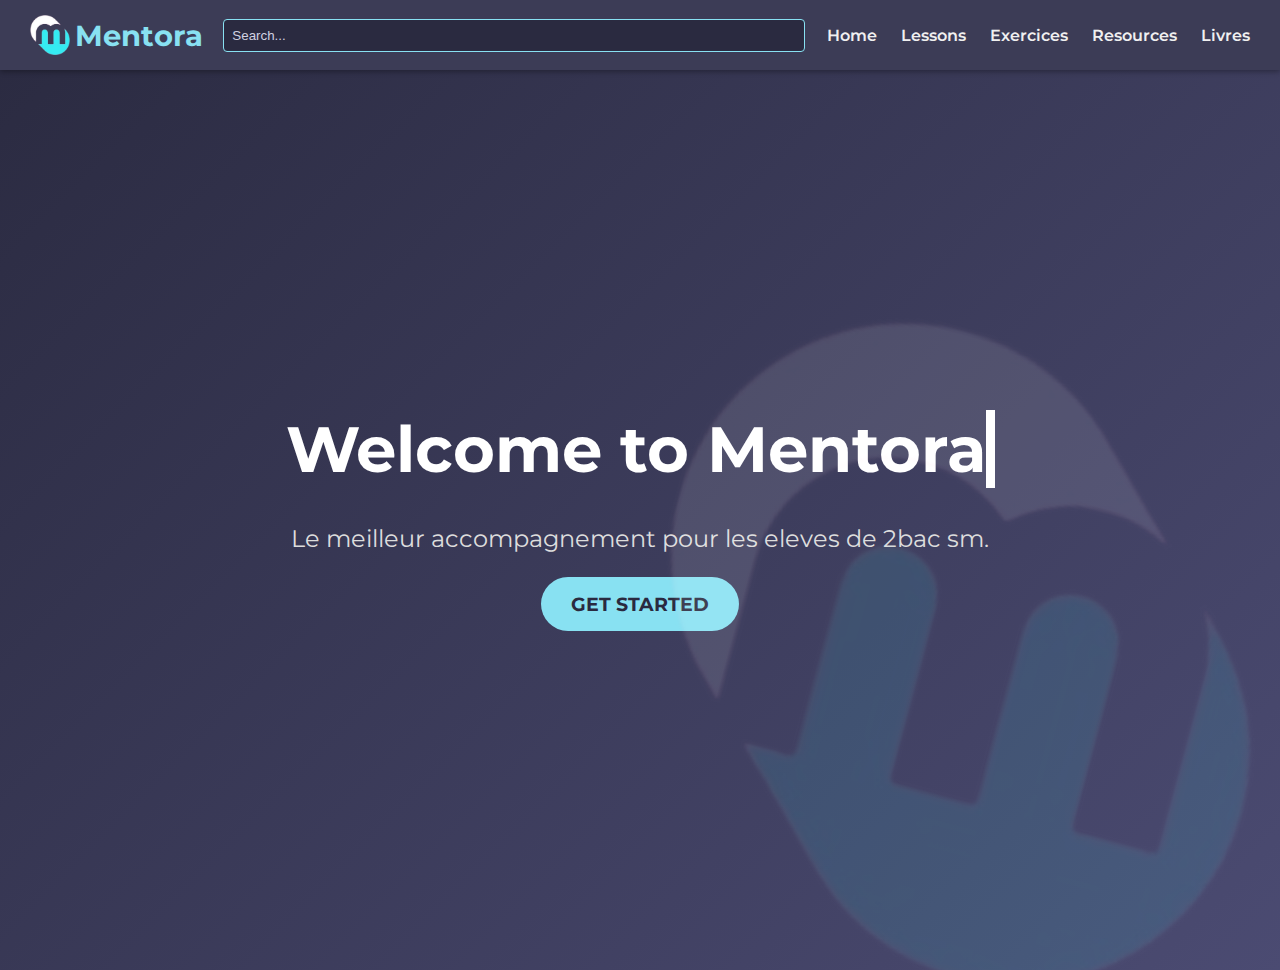
<file: index.html>
<!DOCTYPE html>
<html lang="en">
<head>
    <meta charset="UTF-8">
    <meta name="viewport" content="width=device-width, initial-scale=1.0">
    <meta property="og:title" content="Mentora">
    <meta property="og:description" content="Biblio Pour les eleves 2bac sm au maroc.">
    <meta property="og:image" content="https://media.discordapp.net/attachments/1265442511074103438/1279458142270263397/logo.png?ex=66d483c0&is=66d33240&hm=fc0e5e65ed4104ff056037ad3edbfef1f7bacaacb17da8c8276238e1e269fb77&=&format=webp&quality=lossless&width=288&height=286">
    <meta name="theme-color" content="#88e1f2">
    <title>Mentora</title>
    <link rel="icon" href="mentora.ico" type="image/x-icon">
    <link href="https://fonts.googleapis.com/css2?family=Montserrat:wght@400;600&display=swap" rel="stylesheet">
    <link rel="stylesheet" href="https://cdnjs.cloudflare.com/ajax/libs/font-awesome/6.0.0-beta3/css/all.min.css">
    <link rel="stylesheet" href="assets/styles.css">
    <style>
        /* Additional Styles */
        body {
            background: linear-gradient(135deg, #2a2a40, #4b4b72);
            animation: gradientShift 15s ease infinite;
        }

        @keyframes gradientShift {
            0% { background-position: 0% 0%; }
            50% { background-position: 100% 100%; }
            100% { background-position: 0% 0%; }
        }

        .hero {
            height: 100vh;
            display: flex;
            align-items: center;
            justify-content: center;
            text-align: center;
            position: relative;
            overflow: hidden;
        }

        .hero h1 {
            font-size: 4rem;
            color: #fff;
            margin: 0;
            animation: fadeIn 3s ease-out;
        }

        .hero p {
            font-size: 1.5rem;
            color: #ddd;
            margin-top: 20px;
            animation: fadeIn 5s ease-out;
        }

        .hero img {
            position: absolute;
            bottom: 0;
            right: 0;
            opacity: 0.1;
            width: 50%;
            transform: rotate(15deg);
            animation: slideIn 10s ease-out infinite;
        }

        @keyframes fadeIn {
            from { opacity: 0; }
            to { opacity: 1; }
        }

        @keyframes slideIn {
            from { transform: translateX(100%) rotate(15deg); }
            to { transform: translateX(0) rotate(15deg); }
        }

        .cta-button {
            background: #88e1f2;
            color: #2a2a40;
            padding: 15px 30px;
            border-radius: 50px;
            font-size: 1.2rem;
            text-transform: uppercase;
            font-weight: bold;
            text-decoration: none;
            display: inline-block;
            transition: transform 0.3s ease, background 0.3s ease;
        }

        .cta-button:hover {
            background: #2a2a40;
            color: #fff;
            transform: scale(1.05);
        }

        @keyframes fadeInUp {
            from {
                opacity: 0;
                transform: translateY(20px);
            }
            to {
                opacity: 1;
                transform: translateY(0);
            }
        }


    .typing {
    display: inline-block;
    overflow: hidden;
    white-space: nowrap;
    border-right: .15em solid #fff; /* Cursor */
    animation: typing 1.5s steps(40, end), blink .75s step-end infinite; /* Faster typing */
}

        @keyframes typing {
    from { width: 0; }
    to { width: 100%; }
}

        @keyframes blink {
    from, to { border-color: transparent; }
    50% { border-color: #fff; }
}

    </style>
</head>
<body>
    <header>
        <img src="logo.png" alt="Mentora Logo" class="logo">
        <h1>Mentora</h1>
        <div class="search-bar">
            <input type="text" id="searchInput" placeholder="Search...">
        </div>
        <nav>
            <a href="index.html">Home</a>
            <a href="lessons.html">Lessons</a>
            <a href="exos.html">Exercices</a>
            <a href="ressources.html">Resources</a>
            <a href="book.html">Livres</a>
        </nav>
    </header>

    <div class="hero">
        <div>
            <h1><span class="typing">Welcome to Mentora</span></h1>
            <p>Le meilleur accompagnement pour les eleves de 2bac sm.</p>
            <a href="https://mentora-maths.github.io/index.html" class="cta-button">Get Started</a>
        </div>
        <img src="logo.png" alt="Hero Background">
    </div>
    
    <footer id="footer">
        <p>&copy; 2024 Mentora. All rights reserved.</p>
        <div class="social-icons">
            <a href="https://www.facebook.com/profile.php?id=61561806344301" title="Facebook"><i class="fab fa-facebook-f"></i></a>
            <a href="https://whatsapp.com/channel/0029Vao4kgtGehEDs29iSD0V" title="Whatsapp"><i class="fab fa-whatsapp"></i></a>
            <a href="#" title="Instagram"><i class="fab fa-instagram"></i></a>
        </div>
    </footer>

    <script>
        document.getElementById('searchInput').addEventListener('input', function() {
            const query = this.value.toLowerCase();
            const lessons = document.querySelectorAll('.lesson-card');
            lessons.forEach(lesson => {
                const title = lesson.querySelector('h3').textContent.toLowerCase();
                const description = lesson.querySelector('p').textContent.toLowerCase();
                if (title.includes(query) || description.includes(query)) {
                    lesson.style.display = '';
                } else {
                    lesson.style.display = 'none';
                }
            });
        });

        window.addEventListener('scroll', function() {
            const footer = document.getElementById('footer');
            if (window.innerHeight + window.scrollY >= document.body.offsetHeight - 10) {
                footer.classList.add('visible');
            } else {
                footer.classList.remove('visible');
            }
        });

        document.querySelector('.menu-toggle').addEventListener('click', () => {
            document.querySelector('.sidebar').classList.toggle('active');
        });
    </script>
</body>
</html>
</file>
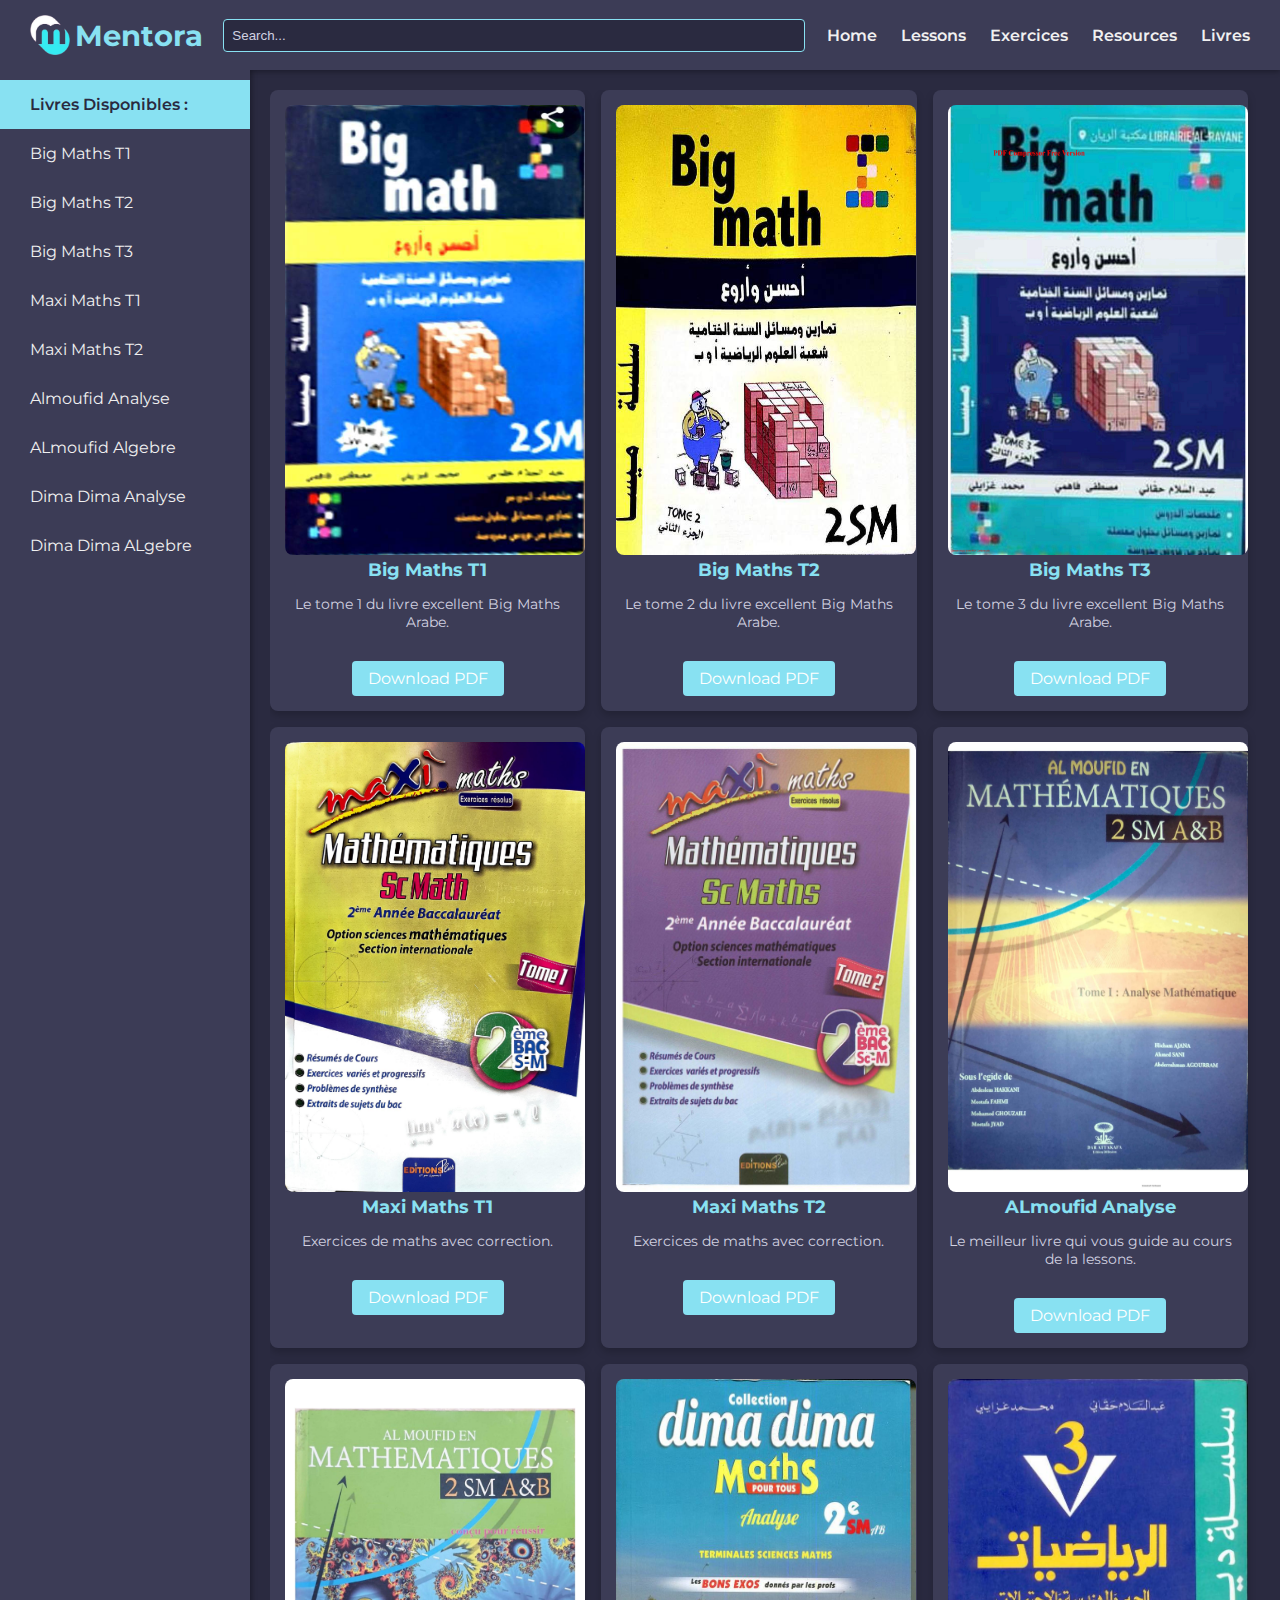
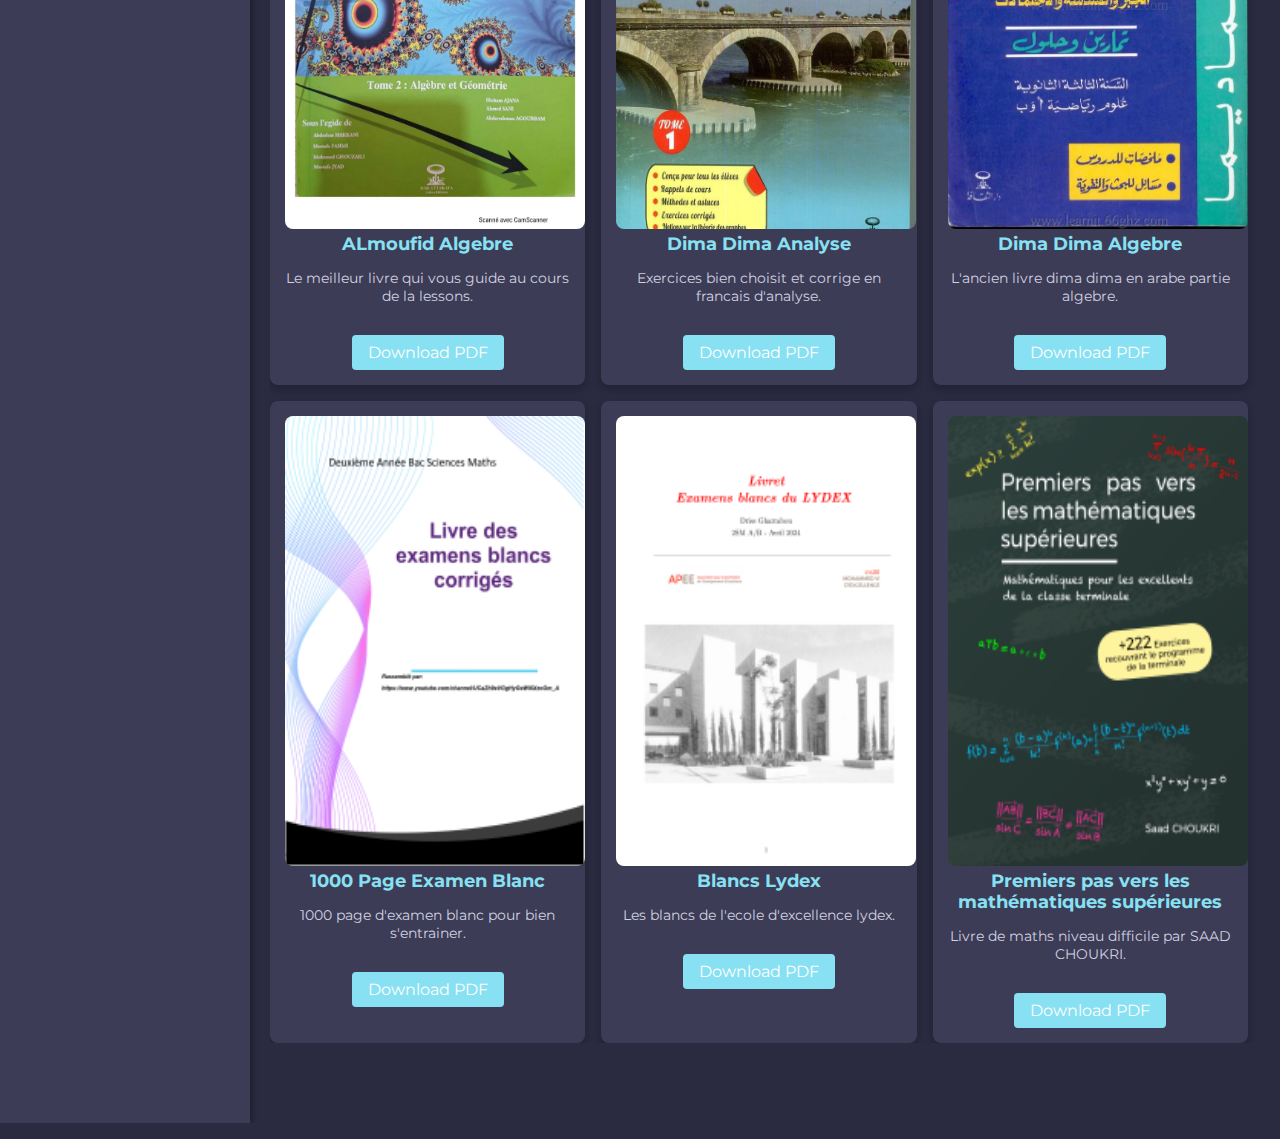
<file: book.html>
<!DOCTYPE html>
<html lang="en">
<head>
    <meta charset="UTF-8">
    <meta name="viewport" content="width=device-width, initial-scale=1.0">
    <meta property="og:title" content="Mentora | Livres">
    <meta property="og:description" content="Tous les livres de la 2 bac sm pdf, une riche biblio pour aider les eleves.">
    <meta property="og:image" content="https://media.discordapp.net/attachments/1265442511074103438/1279458142270263397/logo.png?ex=66d483c0&is=66d33240&hm=fc0e5e65ed4104ff056037ad3edbfef1f7bacaacb17da8c8276238e1e269fb77&=&format=webp&quality=lossless&width=288&height=286">
    <meta name="theme-color" content="#88e1f2">
    <title>Mentora</title>
    <link rel="icon" href="mentora.ico" type="image/x-icon">
    <link href="https://fonts.googleapis.com/css2?family=Montserrat:wght@400;600&display=swap" rel="stylesheet">
    <link rel="stylesheet" href="https://cdnjs.cloudflare.com/ajax/libs/font-awesome/6.0.0-beta3/css/all.min.css">
    <link rel="stylesheet" href="assets/styles.css">
    <style>
        .container-wrapper {
            display: flex;
            margin: 1rem;
            flex: 1;
            overflow: hidden;
            margin-top: 0;
            margin-left: 0;
        }
        .container {
            flex: 1;
            display: flex;
            flex-wrap: wrap;
            gap: 1rem;
            justify-content: flex-start;
            margin-top: 20px; /* Space from top bar */
            margin-left: 20px;
            margin-bottom: 80px;
        }

        .card {
            background-color: #3c3c56;
            border-radius: 8px;
            padding: 15px;
            transition: transform 0.3s, background-color 0.3s;
            width: calc(33.333% - 1rem); /* Adjusted for fit */
            box-shadow: 0 4px 8px rgba(0, 0, 0, 0.2);
            box-sizing: border-box;
        }

        .card:hover {
            transform: translateY(-5px);
            background-color: #4b4b72;
        }

        .card img {
            width: 100%;
            height: auto;
            border-radius: 8px;
        }

        .card-content {
            text-align: center;
        }

        .card-content h2 {
            margin-top: 0;
            font-size: 1.1rem;
            color: #88e1f2;
        }

        .card-content p {
            font-size: 0.9rem;
            color: #d1d1e0;
        }

        .btn {
            display: inline-block;
            padding: 0.5rem 1rem;
            font-size: 1rem;
            color: #fff;
            background: #88e1f2;
            border: none;
            border-radius: 4px;
            text-decoration: none;
            text-align: center;
            transition: background 0.3s;
            margin-top: 1rem;
        }

        .btn:hover {
            background: #66c0e0;
        }

        /* Responsive Design */
        @media (max-width: 1024px) {
            .card {
                width: calc(50% - 1rem); /* 2 cards per row */
            }
        }

        @media (max-width: 768px) {
            .card {
                width: calc(50% - 1rem); /* 2 cards per row */
            }
        }

        @media (max-width: 480px) {
            .card {
                width: 100%; /* 1 card per row */
            }

            .container-wrapper {
                flex-direction: column;
                margin: 0;
            }

            .sidebar {
                width: 100%;
                box-shadow: none;
                margin-bottom: 1rem;
            }

            header {
                flex-direction: column;
                align-items: flex-start;
            }

            header h1 {
                font-size: 1.2em;
            }

            nav {
                display: flex;
                flex-wrap: wrap;
                justify-content: space-between;
                width: 100%;
            }

            .search-bar {
                margin: 0;
                width: 100%;
            }

            .menu-toggle {
                display: block;
                background-color: #3c3c56;
                color: #f0f0f0;
                border: none;
                padding: 10px;
                cursor: pointer;
                font-size: 1.2em;
            }

            .menu-toggle:focus {
                outline: none;
            }

            .container {
                flex-direction: column;
            }

            .content {
                padding: 20px;
            }
        }
    </style>
</head>
<body>
    <header>
        <img src="logo.png" alt="Mentora Logo" class="logo">
        <h1>Mentora</h1>
        <div class="search-bar">
            <input type="text" id="searchInput" placeholder="Search...">
        </div>
        <nav>
            <a href="index.html">Home</a>
            <a href="lessons.html">Lessons</a>
            <a href="exos.html">Exercices</a>
            <a href="ressources.html">Resources</a>
            <a href="book.html">Livres</a>
        </nav>
    </header>

    <div class="container-wrapper">
        <div class="sidebar">
            <a class="active">Livres Disponibles :</a>
            <a>Big Maths T1</a>
            <a>Big Maths T2</a>
            <a>Big Maths T3</a>
            <a>Maxi Maths T1</a>
            <a>Maxi Maths T2</a>
            <a>Almoufid Analyse</a>
            <a>ALmoufid Algebre</a>
            <a>Dima Dima Analyse</a>
            <a>Dima Dima ALgebre</a>
        </div>

        <div class="container">
            <div class="card">
                <img src="pics/BIG1.jpg" alt="Lesson Cover" style="width: 300px; height: 450px;">
                <div class="card-content">
                    <h2>Big Maths T1</h2>
                    <p>Le tome 1 du livre excellent Big Maths Arabe.</p>
                    <a href="https://drive.google.com/file/d/1BAfOhOT-3c8YTjiRA1KIUyQVhG0RUfxs/view?usp=drive_link" class="btn" download>Download PDF</a>
                </div>
            </div>
            <div class="card">
                <img src="pics/BIG2.jpg" alt="Lesson Cover" style="width: 300px; height: 450px;">
                <div class="card-content">
                    <h2>Big Maths T2</h2>
                    <p>Le tome 2 du livre excellent Big Maths Arabe.</p>
                    <a href="https://drive.google.com/file/d/1yqLqadkITOFnUN3rTQZt9SgKnmjRA2F6/view?usp=drive_link" class="btn" download>Download PDF</a>
                </div>
            </div>

            <div class="card">
                <img src="pics/BIG3.jpg" alt="Lesson Cover" style="width: 300px; height: 450px;">
                <div class="card-content">
                    <h2>Big Maths T3</h2>
                    <p>Le tome 3 du livre excellent Big Maths Arabe.</p>
                    <a href="https://drive.google.com/file/d/1mTPB9FpUKwSp6cdVA33DaVtiwiLk_iBB/view?usp=drive_link" class="btn" download>Download PDF</a>
                </div>
            </div>

            <div class="card">
                <img src="pics/MaxiT1.jpg" alt="Lesson Cover" style="width: 300px; height: 450px;">
                <div class="card-content">
                    <h2>Maxi Maths T1</h2>
                    <p>Exercices de maths avec correction.</p>
                    <a href="https://drive.google.com/file/d/1BAfOhOT-3c8YTjiRA1KIUyQVhG0RUfxs/view?usp=drive_link" class="btn" download>Download PDF</a>
                </div>
            </div>

            <div class="card">
                <img src="pics/MaxiT2.jpg" alt="Lesson Cover" style="width: 300px; height: 450px;">
                <div class="card-content">
                    <h2>Maxi Maths T2</h2>
                    <p>Exercices de maths avec correction.</p>
                    <a href="https://drive.google.com/file/d/1BAfOhOT-3c8YTjiRA1KIUyQVhG0RUfxs/view?usp=drive_link" class="btn" download>Download PDF</a>
                </div>
            </div>

            <div class="card">
                <img src="pics/Almoufid1.jpg" alt="Lesson Cover" style="width: 300px; height: 450px;">
                <div class="card-content">
                    <h2>ALmoufid Analyse</h2>
                    <p>Le meilleur livre qui vous guide au cours de la lessons.</p>
                    <a href="https://drive.google.com/file/d/1AojYfpgCPY2tckaXSczsy46muAh3AaYt/view?usp=drive_link" class="btn" download>Download PDF</a>
                </div>
            </div>

            <div class="card">
                <img src="pics/Almoufid2.jpg" alt="Lesson Cover" style="width: 300px; height: 450px;">
                <div class="card-content">
                    <h2>ALmoufid Algebre</h2>
                    <p>Le meilleur livre qui vous guide au cours de la lessons.</p>
                    <a href="https://drive.google.com/file/d/1kAw4uNeSUk7xEWxq1vprkrZTgu5YSnI-/view?usp=drive_link" class="btn" download>Download PDF</a>
                </div>
            </div>

            <div class="card">
                <img src="pics/DIMA1.jpg" alt="Lesson Cover" style="width: 300px; height: 450px;">
                <div class="card-content">
                    <h2>Dima Dima Analyse</h2>
                    <p>Exercices bien choisit et corrige en francais d'analyse.</p>
                    <a href="https://drive.google.com/file/d/1ibmaei3lN-aCG1KX4J8ACryTZIXxIuyz/view?usp=drive_link" class="btn" download>Download PDF</a>
                </div>
            </div>

            <div class="card">
                <img src="pics/DIMA2.jpg" alt="Lesson Cover" style="width: 300px; height: 450px;">
                <div class="card-content">
                    <h2>Dima Dima Algebre</h2>
                    <p>L'ancien livre dima dima en arabe partie algebre.</p>
                    <a href="https://drive.google.com/file/d/1wTFBMbpNJshQ-4UeTfWJ8Kb7fQqKC0lL/view?usp=drive_link" class="btn" download>Download PDF</a>
                </div>
            </div>

            <div class="card">
                <img src="pics/Examen.png" alt="Lesson Cover" style="width: 300px; height: 450px;">
                <div class="card-content">
                    <h2>1000 Page Examen Blanc</h2>
                    <p>1000 page d'examen blanc pour bien s'entrainer.</p>
                    <a href="https://drive.google.com/file/d/1cWN0ZoB33lf-k4IKjmCV2SZiGV9yWYMv/view" class="btn" download>Download PDF</a>
                </div>
            </div>

            <div class="card">
                <img src="pics/Lydex.png" alt="Lesson Cover" style="width: 300px; height: 450px;">
                <div class="card-content">
                    <h2>Blancs Lydex</h2>
                    <p>Les blancs de l'ecole d'excellence lydex.</p>
                    <a href="https://drive.google.com/file/d/1F8y62KpMb2tnnVbFWUk-gnrJ3pIJ7J5p/view?usp=drive_link" class="btn" download>Download PDF</a>
                </div>
            </div>

            <div class="card">
                <img src="pics/SUp.png" alt="Lesson Cover" style="width: 300px; height: 450px;">
                <div class="card-content">
                    <h2>Premiers pas vers les mathématiques supérieures</h2>
                    <p>Livre de maths niveau difficile par SAAD CHOUKRI.</p>
                    <a href="https://drive.google.com/file/d/1MaXJtlUgsHVdQ6QKUgzwPcGoIvXaK-Eh/view?usp=sharing" class="btn" download>Download PDF</a>
                </div>
            </div>

        </div>
    </div>

    <footer id="footer">
        <p>&copy; 2024 Mentora. All rights reserved.</p>
        <div class="social-icons">
            <a href="https://www.facebook.com/profile.php?id=61561806344301" title="Facebook"><i class="fab fa-facebook-f"></i></a>
            <a href="https://whatsapp.com/channel/0029Vao4kgtGehEDs29iSD0V" title="Whatsapp"><i class="fab fa-whatsapp"></i></a>
            <a href="#" title="Instagram"><i class="fab fa-instagram"></i></a>
        </div>
    </footer>

    <script>
        document.getElementById('searchInput').addEventListener('input', function() {
            const query = this.value.toLowerCase();
            const lessons = document.querySelectorAll('.card');
            lessons.forEach(lesson => {
                const title = lesson.querySelector('h2').textContent.toLowerCase();
                const description = lesson.querySelector('p').textContent.toLowerCase();
                if (title.includes(query) || description.includes(query)) {
                    lesson.style.display = '';
                } else {
                    lesson.style.display = 'none';
                }
            });
        });

        window.addEventListener('scroll', function() {
            const footer = document.getElementById('footer');
            if (window.innerHeight + window.scrollY >= document.body.offsetHeight - 10) {
                footer.classList.add('visible');
            } else {
                footer.classList.remove('visible');
            }
        });
    </script>
</body>
</html>
</file>
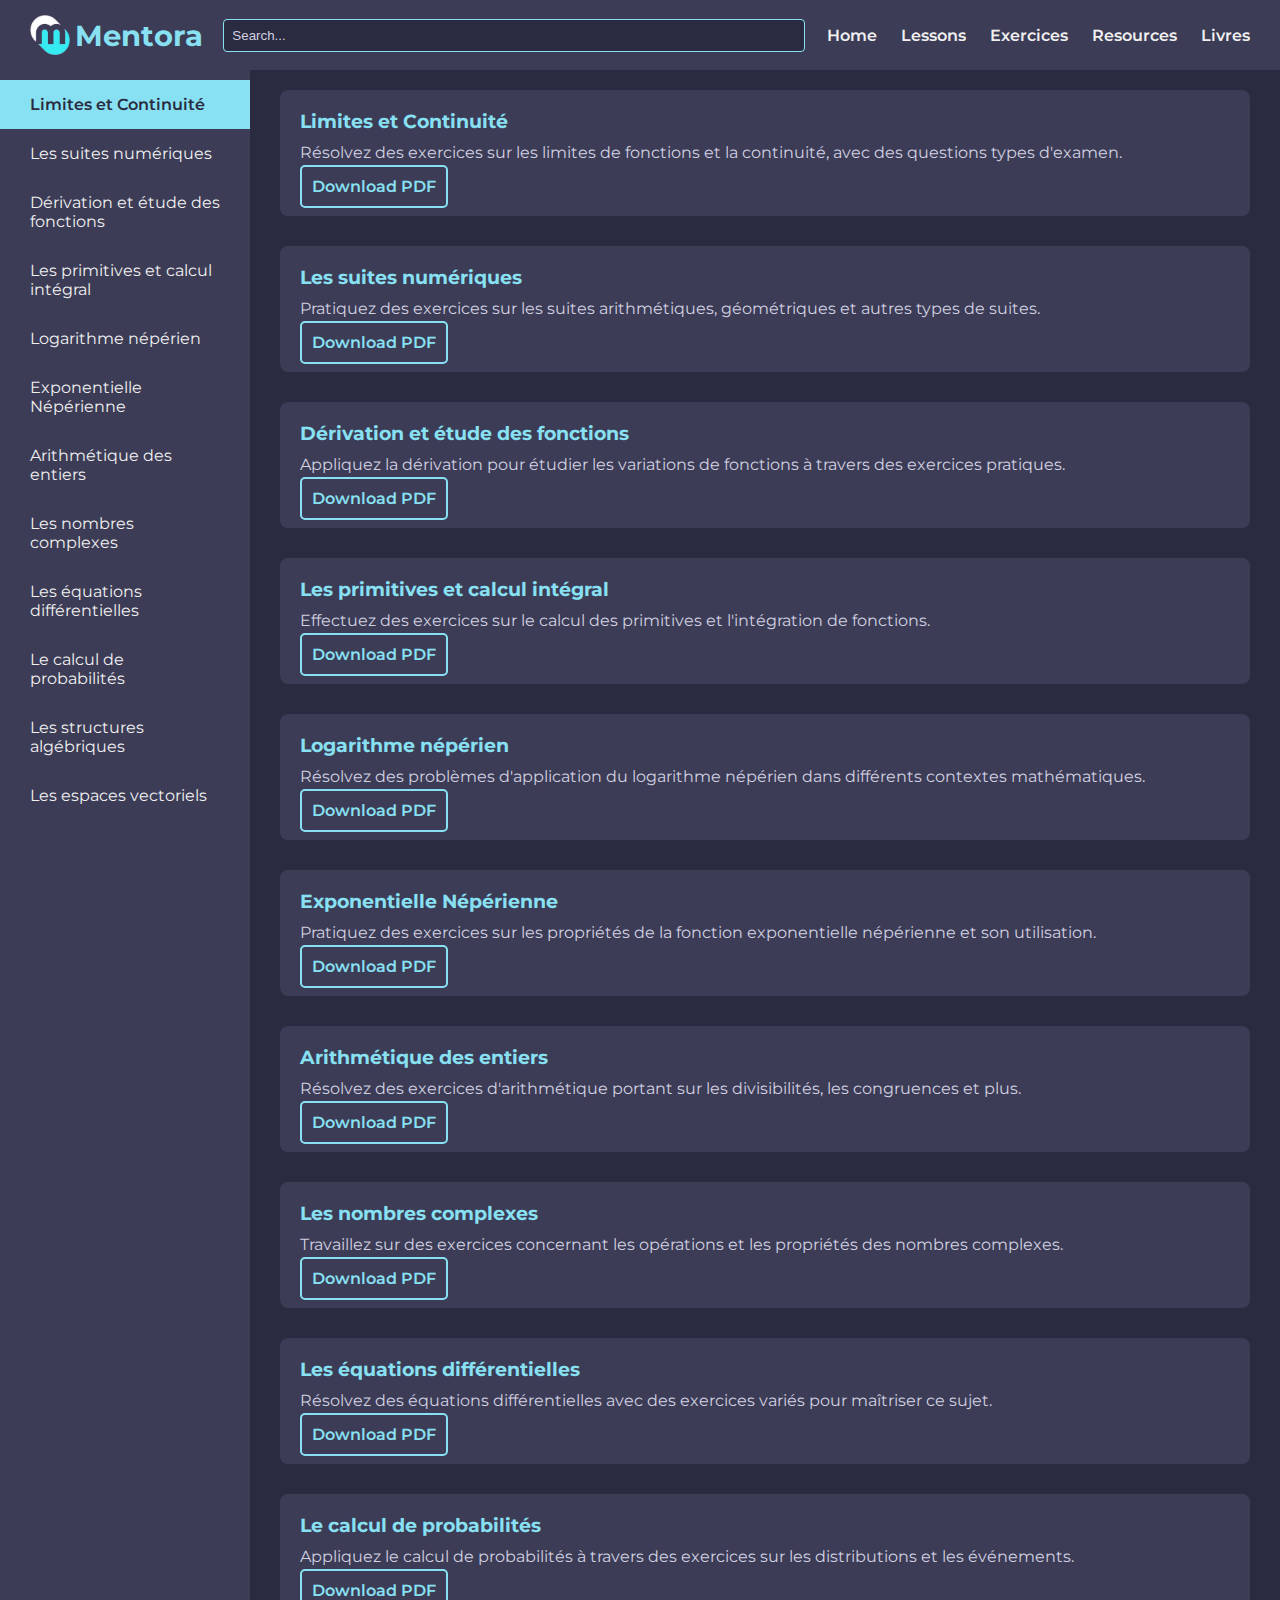
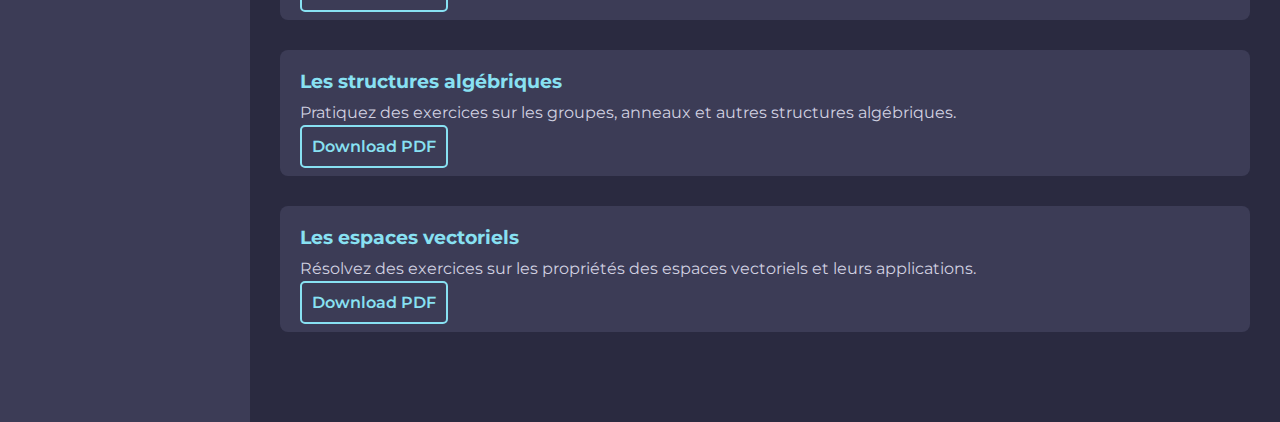
<file: exos.html>
<!DOCTYPE html>
<html lang="en">
<head>
    <meta charset="UTF-8">
    <meta name="viewport" content="width=device-width, initial-scale=1.0">
    <meta property="og:title" content="Mentora">
    <meta property="og:description" content="Biblio Pour les eleves 2bac sm au maroc.">
    <meta property="og:image" content="https://media.discordapp.net/attachments/1265442511074103438/1279458142270263397/logo.png?ex=66d483c0&is=66d33240&hm=fc0e5e65ed4104ff056037ad3edbfef1f7bacaacb17da8c8276238e1e269fb77&=&format=webp&quality=lossless&width=288&height=286">
    <meta name="viewport" content="width=device-width, initial-scale=1.0">
    <meta name="theme-color" content="#88e1f2">
    <title>Mentora</title>
    <link rel="icon" href="mentora.ico" type="image/x-icon">
    <link href="https://fonts.googleapis.com/css2?family=Montserrat:wght@400;600&display=swap" rel="stylesheet">
    <link rel="stylesheet" href="https://cdnjs.cloudflare.com/ajax/libs/font-awesome/6.0.0-beta3/css/all.min.css">
    <link rel="stylesheet" href="assets/styles.css">
</head>
<body>
    <header>
        <img src="logo.png" alt="Mentora Logo" class="logo">
        <h1>Mentora</h1>
        <div class="search-bar">
            <input type="text" id="searchInput" placeholder="Search...">
        </div>
        <nav>
            <a href="index.html">Home</a>
            <a href="lessons.html">Lessons</a>
            <a href="exos.html">Exercices</a>
            <a href="ressources.html">Resources</a>
            <a href="book.html">Livres</a>
        </nav>
    </header>
    <div class="container">
        <div class="sidebar">
            <a href="#lesson1" class="active">Limites et Continuité</a>
            <a href="#lesson2">Les suites numériques</a>
            <a href="#lesson3">Dérivation et étude des fonctions</a>
            <a href="#lesson4">Les primitives et calcul intégral</a>
            <a href="#lesson5">Logarithme népérien</a>
            <a href="#lesson6">Exponentielle Népérienne</a>
            <a href="#lesson7">Arithmétique des entiers</a>
            <a href="#lesson8">Les nombres complexes</a>
            <a href="#lesson9">Les équations différentielles</a>
            <a href="#lesson10">Le calcul de probabilités</a>
            <a href="#lesson11">Les structures algébriques</a>
            <a href="#lesson12">Les espaces vectoriels</a>
            <!-- Add more lessons as needed -->
        </div>
        <div class="content">
            <section id="lesson1" class="lesson-card">
                <h3>Limites et Continuité</h3>
                <p>Résolvez des exercices sur les limites de fonctions et la continuité, avec des questions types d'examen.</p>
                <a href="https://drive.google.com/drive/folders/11sW8BMVPfm8tZhhxocLzgx121LZcNxG0?usp=drive_link">Download PDF</a>
            </section>
            <section id="lesson2" class="lesson-card">
                <h3>Les suites numériques</h3>
                <p>Pratiquez des exercices sur les suites arithmétiques, géométriques et autres types de suites.</p>
                <a href="https://drive.google.com/drive/folders/1vZRN3aNkoPwvVqI2v-9D2EfXzpSbqEXJ?usp=drive_link">Download PDF</a>
            </section>
            <section id="lesson3" class="lesson-card">
                <h3>Dérivation et étude des fonctions</h3>
                <p>Appliquez la dérivation pour étudier les variations de fonctions à travers des exercices pratiques.</p>
                <a href="https://drive.google.com/drive/folders/1oFiHrlae1WMBpcActesNpbYvmCYfx5qT?usp=drive_link">Download PDF</a>
            </section>
            <section id="lesson4" class="lesson-card">
                <h3>Les primitives et calcul intégral</h3>
                <p>Effectuez des exercices sur le calcul des primitives et l'intégration de fonctions.</p>
                <a href="https://drive.google.com/drive/folders/1T2RTsJc0VJaitgj38co8wZ8HsCzOnfMQ?usp=drive_link">Download PDF</a>
            </section>
            <section id="lesson5" class="lesson-card">
                <h3>Logarithme népérien</h3>
                <p>Résolvez des problèmes d'application du logarithme népérien dans différents contextes mathématiques.</p>
                <a href="https://drive.google.com/drive/folders/1rf46Ryg7ilDmVx4oOfEZVSRdZEeF1F31?usp=drive_link">Download PDF</a>
            </section>
            <section id="lesson6" class="lesson-card">
                <h3>Exponentielle Népérienne</h3>
                <p>Pratiquez des exercices sur les propriétés de la fonction exponentielle népérienne et son utilisation.</p>
                <a href="https://drive.google.com/drive/folders/1La04d18qg-_c0yhzzSMg3vIhfnj9E0uM?usp=drive_link">Download PDF</a>
            </section>
            <section id="lesson7" class="lesson-card">
                <h3>Arithmétique des entiers</h3>
                <p>Résolvez des exercices d'arithmétique portant sur les divisibilités, les congruences et plus.</p>
                <a href="https://drive.google.com/drive/folders/17YNBWecV1QamUdu6vuoksLslRE1j5VaD?usp=drive_link">Download PDF</a>
            </section>
            <section id="lesson8" class="lesson-card">
                <h3>Les nombres complexes</h3>
                <p>Travaillez sur des exercices concernant les opérations et les propriétés des nombres complexes.</p>
                <a href="https://drive.google.com/drive/folders/1AmN_98aiE3f2Hl6ac7qOSTMvR4X_XO91?usp=drive_link">Download PDF</a>
            </section>
            <section id="lesson9" class="lesson-card">
                <h3>Les équations différentielles</h3>
                <p>Résolvez des équations différentielles avec des exercices variés pour maîtriser ce sujet.</p>
                <a href="https://drive.google.com/drive/folders/1WkiDRm1n413OnUAOOhheFEJkdDvqjjHY?usp=drive_link">Download PDF</a>
            </section>
            <section id="lesson10" class="lesson-card">
                <h3>Le calcul de probabilités</h3>
                <p>Appliquez le calcul de probabilités à travers des exercices sur les distributions et les événements.</p>
                <a href="https://drive.google.com/drive/folders/1TCLQnfgv_1ECWJPl_GSmeIwATWqMYjh5?usp=drive_link">Download PDF</a>
            </section>
            <section id="lesson11" class="lesson-card">
                <h3>Les structures algébriques</h3>
                <p>Pratiquez des exercices sur les groupes, anneaux et autres structures algébriques.</p>
                <a href="https://drive.google.com/drive/folders/1ULSbMsFtbKw0dzKL13_IiVhK_0eL0A0V?usp=drive_link">Download PDF</a>
            </section>
            <section id="lesson12" class="lesson-card">
                <h3>Les espaces vectoriels</h3>
                <p>Résolvez des exercices sur les propriétés des espaces vectoriels et leurs applications.</p>
                <a href="https://drive.google.com/drive/folders/1xui_VxZvXnueag-1hGFRPBZhEGTQSqxD?usp=drive_link">Download PDF</a>
            </section>
            
        </div>
    </div>
    <footer id="footer">
        <p>&copy; 2024 Mentora. All rights reserved.</p>
        <div class="social-icons">
            <a href="https://www.facebook.com/profile.php?id=61561806344301" title="Facebook"><i class="fab fa-facebook-f"></i></a>
            <a href="https://whatsapp.com/channel/0029Vao4kgtGehEDs29iSD0V" title="Whatsapp"><i class="fab fa-whatsapp"></i></a>
            <a href="#" title="Instagram"><i class="fab fa-instagram"></i></a>
        </div>
    </footer>
    <script>
        document.getElementById('searchInput').addEventListener('input', function() {
            const query = this.value.toLowerCase();
            const lessons = document.querySelectorAll('.lesson-card');
            lessons.forEach(lesson => {
                const title = lesson.querySelector('h3').textContent.toLowerCase();
                const description = lesson.querySelector('p').textContent.toLowerCase();
                if (title.includes(query) || description.includes(query)) {
                    lesson.style.display = '';
                } else {
                    lesson.style.display = 'none';
                }
            });
        });

        window.addEventListener('scroll', function() {
            const footer = document.getElementById('footer');
            if (window.innerHeight + window.scrollY >= document.body.offsetHeight - 10) {
                footer.classList.add('visible');
            } else {
                footer.classList.remove('visible');
            }

        document.querySelector('.menu-toggle').addEventListener('click', () => {
        document.querySelector('.sidebar').classList.toggle('active');
        });
        });
    </script>
</body>
</html>
</file>
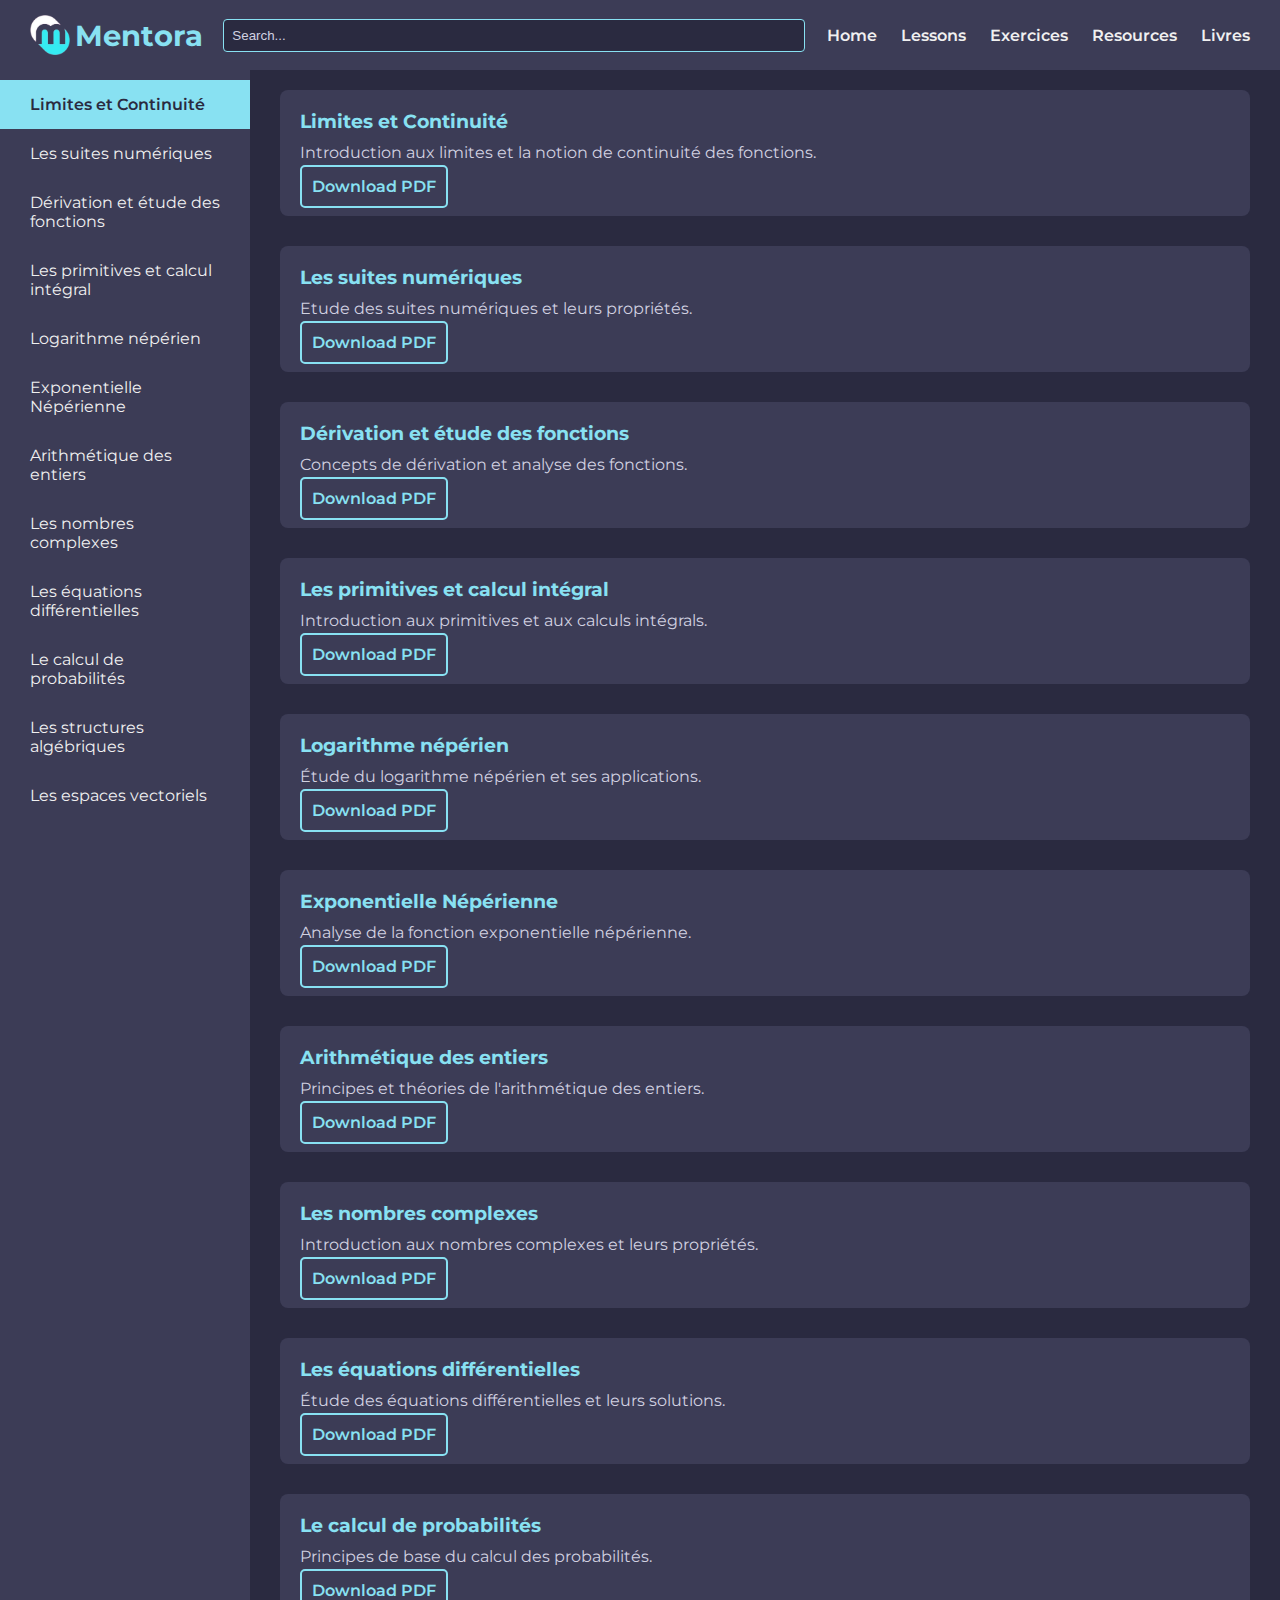
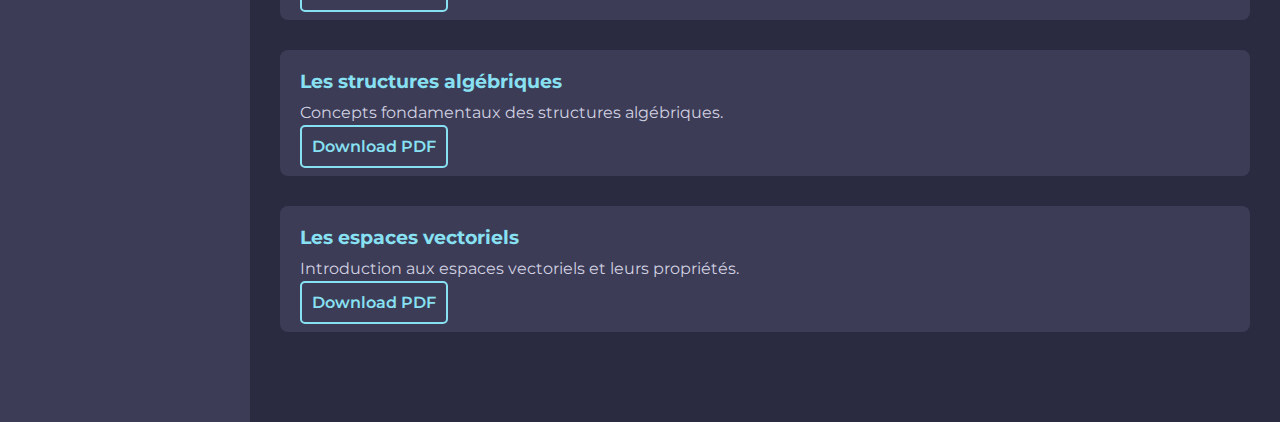
<file: lessons.html>
<!DOCTYPE html>
<html lang="en">
<head>
    <meta charset="UTF-8">
    <meta name="viewport" content="width=device-width, initial-scale=1.0">
    <meta property="og:title" content="Mentora">
    <meta property="og:description" content="Biblio Pour les eleves 2bac sm au maroc.">
    <meta property="og:image" content="https://media.discordapp.net/attachments/1265442511074103438/1279458142270263397/logo.png?ex=66d483c0&is=66d33240&hm=fc0e5e65ed4104ff056037ad3edbfef1f7bacaacb17da8c8276238e1e269fb77&=&format=webp&quality=lossless&width=288&height=286">
    <meta name="viewport" content="width=device-width, initial-scale=1.0">
    <meta name="theme-color" content="#88e1f2">
    <title>Mentora</title>
    <link rel="icon" href="mentora.ico" type="image/x-icon">
    <link href="https://fonts.googleapis.com/css2?family=Montserrat:wght@400;600&display=swap" rel="stylesheet">
    <link rel="stylesheet" href="https://cdnjs.cloudflare.com/ajax/libs/font-awesome/6.0.0-beta3/css/all.min.css">
    <link rel="stylesheet" href="assets/styles.css">
</head>
<body>
    <header>
        <img src="logo.png" alt="Mentora Logo" class="logo">
        <h1>Mentora</h1>
        <div class="search-bar">
            <input type="text" id="searchInput" placeholder="Search...">
        </div>
        <nav>
            <a href="index.html">Home</a>
            <a href="lessons.html">Lessons</a>
            <a href="exos.html">Exercices</a>
            <a href="ressources.html">Resources</a>
            <a href="book.html">Livres</a>
        </nav>
    </header>
    <div class="container">
        <div class="sidebar">
            <a href="#lesson1" class="active">Limites et Continuité</a>
            <a href="#lesson2">Les suites numériques</a>
            <a href="#lesson3">Dérivation et étude des fonctions</a>
            <a href="#lesson4">Les primitives et calcul intégral</a>
            <a href="#lesson5">Logarithme népérien</a>
            <a href="#lesson6">Exponentielle Népérienne</a>
            <a href="#lesson7">Arithmétique des entiers</a>
            <a href="#lesson8">Les nombres complexes</a>
            <a href="#lesson9">Les équations différentielles</a>
            <a href="#lesson10">Le calcul de probabilités</a>
            <a href="#lesson11">Les structures algébriques</a>
            <a href="#lesson12">Les espaces vectoriels</a>
            <!-- Add more lessons as needed -->
        </div>
        <div class="content">
            <section id="lesson1" class="lesson-card">
                <h3>Limites et Continuité</h3>
                <p>Introduction aux limites et la notion de continuité des fonctions.</p>
                <a href="">Download PDF</a>
            </section>
            <section id="lesson2" class="lesson-card">
                <h3>Les suites numériques</h3>
                <p>Etude des suites numériques et leurs propriétés.</p>
                <a href="https://drive.google.com/example">Download PDF</a>
            </section>
            <section id="lesson3" class="lesson-card">
                <h3>Dérivation et étude des fonctions</h3>
                <p>Concepts de dérivation et analyse des fonctions.</p>
                <a href="https://drive.google.com/example">Download PDF</a>
            </section>
            <section id="lesson4" class="lesson-card">
                <h3>Les primitives et calcul intégral</h3>
                <p>Introduction aux primitives et aux calculs intégrals.</p>
                <a href="https://drive.google.com/example">Download PDF</a>
            </section>
            <section id="lesson5" class="lesson-card">
                <h3>Logarithme népérien</h3>
                <p>Étude du logarithme népérien et ses applications.</p>
                <a href="https://drive.google.com/example">Download PDF</a>
            </section>
            <section id="lesson6" class="lesson-card">
                <h3>Exponentielle Népérienne</h3>
                <p>Analyse de la fonction exponentielle népérienne.</p>
                <a href="https://drive.google.com/example">Download PDF</a>
            </section>
            <section id="lesson7" class="lesson-card">
                <h3>Arithmétique des entiers</h3>
                <p>Principes et théories de l'arithmétique des entiers.</p>
                <a href="https://drive.google.com/example">Download PDF</a>
            </section>
            <section id="lesson8" class="lesson-card">
                <h3>Les nombres complexes</h3>
                <p>Introduction aux nombres complexes et leurs propriétés.</p>
                <a href="https://drive.google.com/example">Download PDF</a>
            </section>
            <section id="lesson9" class="lesson-card">
                <h3>Les équations différentielles</h3>
                <p>Étude des équations différentielles et leurs solutions.</p>
                <a href="https://drive.google.com/example">Download PDF</a>
            </section>
            <section id="lesson10" class="lesson-card">
                <h3>Le calcul de probabilités</h3>
                <p>Principes de base du calcul des probabilités.</p>
                <a href="https://drive.google.com/example">Download PDF</a>
            </section>
            <section id="lesson11" class="lesson-card">
                <h3>Les structures algébriques</h3>
                <p>Concepts fondamentaux des structures algébriques.</p>
                <a href="https://drive.google.com/example">Download PDF</a>
            </section>
            <section id="lesson12" class="lesson-card">
                <h3>Les espaces vectoriels</h3>
                <p>Introduction aux espaces vectoriels et leurs propriétés.</p>
                <a href="https://drive.google.com/example">Download PDF</a>
            </section>
            <!-- Add more content sections as needed -->
        </div>
    </div>
    <footer id="footer">
        <p>&copy; 2024 Mentora. All rights reserved.</p>
        <div class="social-icons">
            <a href="https://www.facebook.com/profile.php?id=61561806344301" title="Facebook"><i class="fab fa-facebook-f"></i></a>
            <a href="https://whatsapp.com/channel/0029Vao4kgtGehEDs29iSD0V" title="Whatsapp"><i class="fab fa-whatsapp"></i></a>
            <a href="#" title="Instagram"><i class="fab fa-instagram"></i></a>
        </div>
    </footer>
    <script>
        document.getElementById('searchInput').addEventListener('input', function() {
            const query = this.value.toLowerCase();
            const lessons = document.querySelectorAll('.lesson-card');
            lessons.forEach(lesson => {
                const title = lesson.querySelector('h3').textContent.toLowerCase();
                const description = lesson.querySelector('p').textContent.toLowerCase();
                if (title.includes(query) || description.includes(query)) {
                    lesson.style.display = '';
                } else {
                    lesson.style.display = 'none';
                }
            });
        });

        window.addEventListener('scroll', function() {
            const footer = document.getElementById('footer');
            if (window.innerHeight + window.scrollY >= document.body.offsetHeight - 10) {
                footer.classList.add('visible');
            } else {
                footer.classList.remove('visible');
            }

        document.querySelector('.menu-toggle').addEventListener('click', () => {
        document.querySelector('.sidebar').classList.toggle('active');
        });
        });
    </script>
</body>
</html>
</file>
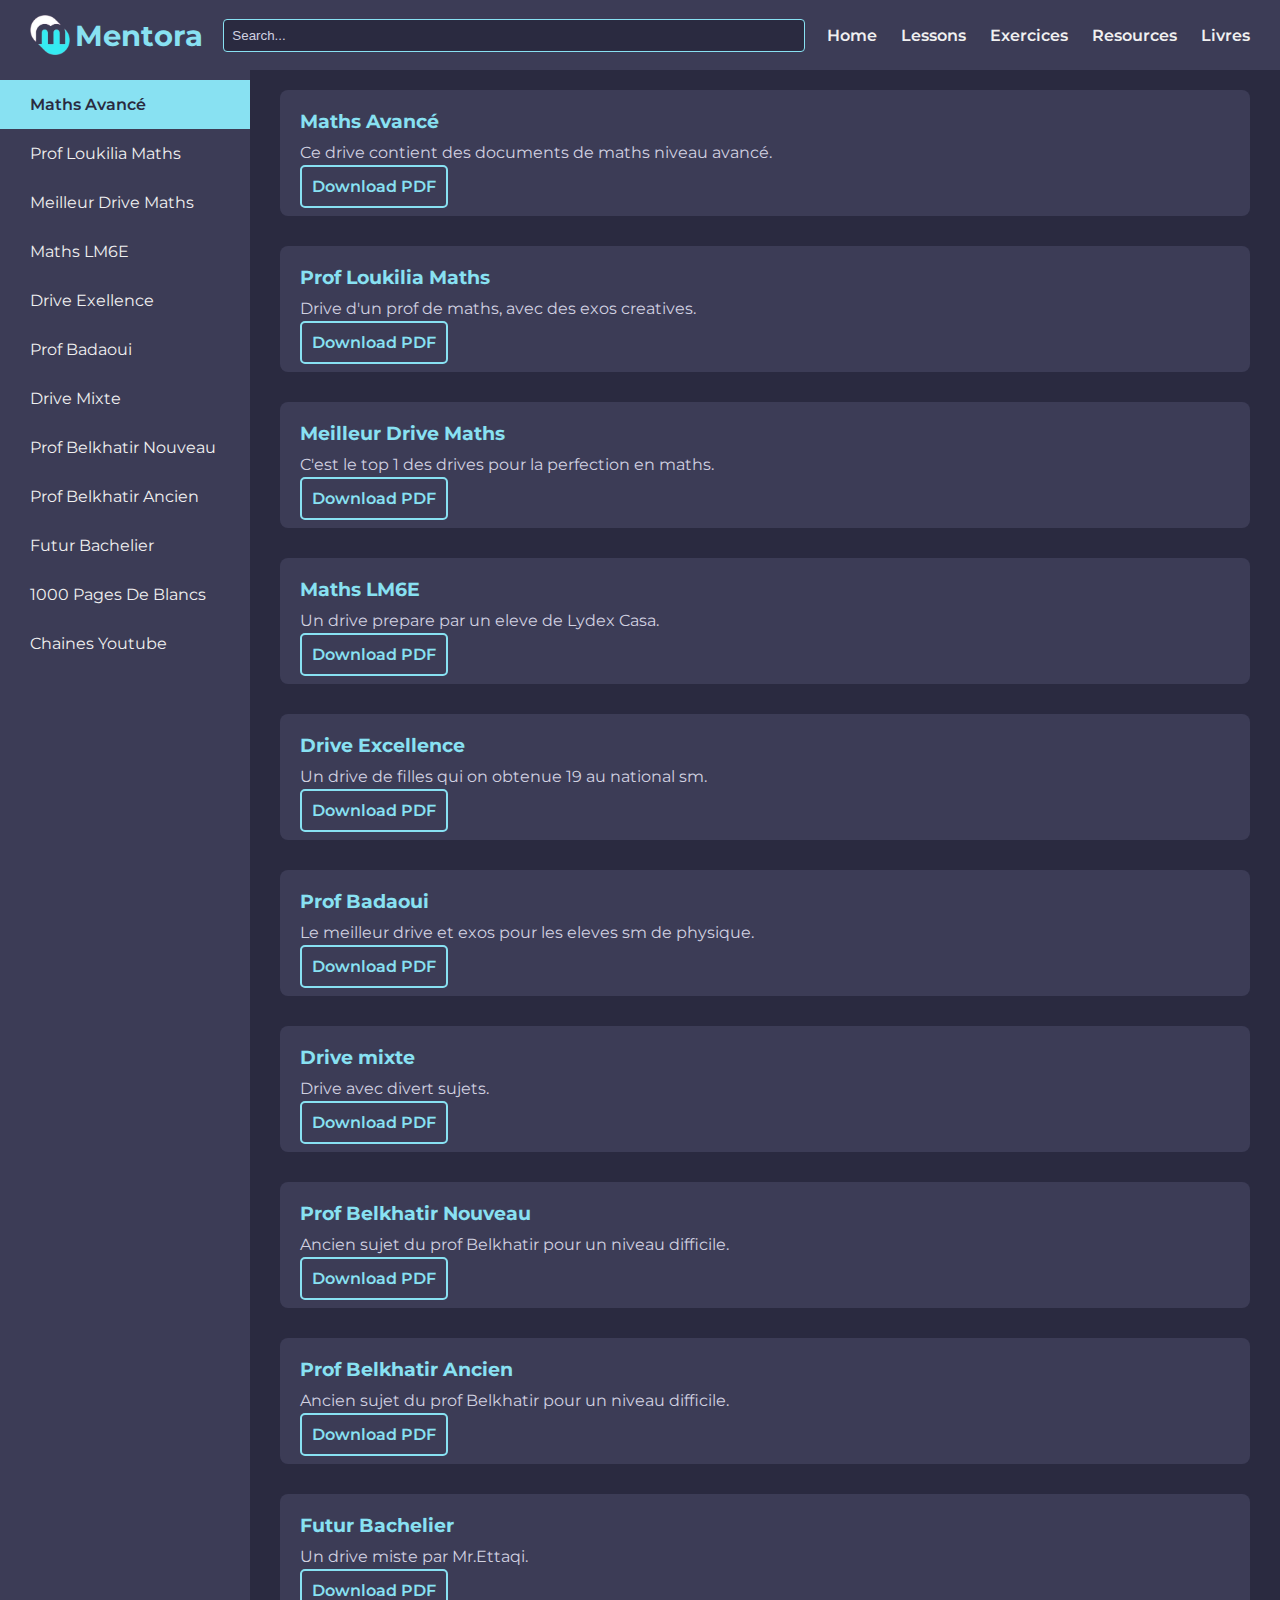
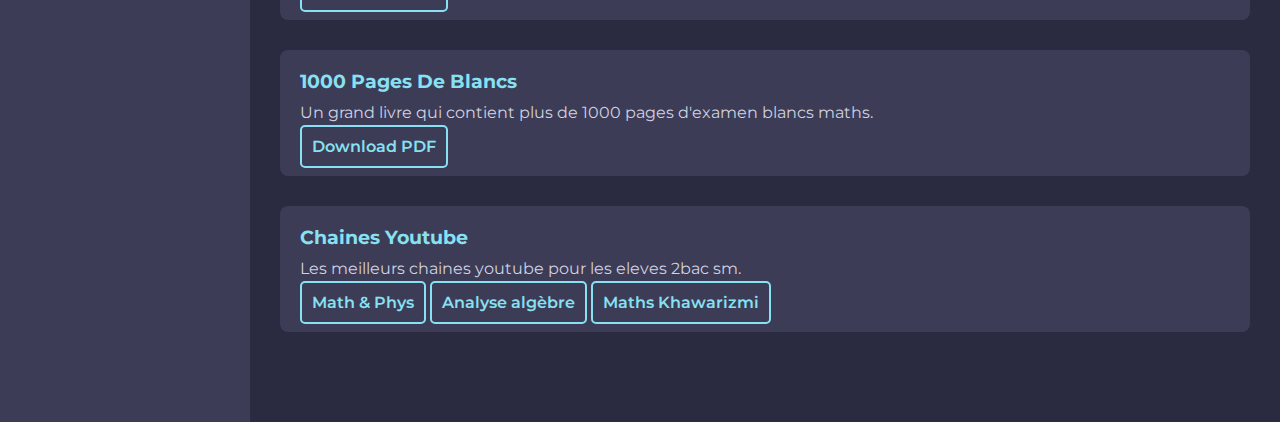
<file: ressources.html>
<!DOCTYPE html>
<html lang="en">
<head>
    <meta charset="UTF-8">
    <meta name="viewport" content="width=device-width, initial-scale=1.0">
    <meta property="og:title" content="Mentora">
    <meta property="og:description" content="Tous les drives utiles pour les eleves 2bac sm.">
    <meta property="og:image" content="https://media.discordapp.net/attachments/1265442511074103438/1279458142270263397/logo.png?ex=66d483c0&is=66d33240&hm=fc0e5e65ed4104ff056037ad3edbfef1f7bacaacb17da8c8276238e1e269fb77&=&format=webp&quality=lossless&width=288&height=286">
    <meta name="viewport" content="width=device-width, initial-scale=1.0">
    <meta name="theme-color" content="#88e1f2">
    <title>Mentora</title>
    <link rel="icon" href="mentora.ico" type="image/x-icon">
    <link href="https://fonts.googleapis.com/css2?family=Montserrat:wght@400;600&display=swap" rel="stylesheet">
    <link rel="stylesheet" href="https://cdnjs.cloudflare.com/ajax/libs/font-awesome/6.0.0-beta3/css/all.min.css">
    <link rel="stylesheet" href="assets/styles.css">
</head>
<body>
    <header>
        <img src="logo.png" alt="Mentora Logo" class="logo">
        <h1>Mentora</h1>
        <div class="search-bar">
            <input type="text" id="searchInput" placeholder="Search...">
        </div>
        <nav>
            <a href="index.html">Home</a>
            <a href="lessons.html">Lessons</a>
            <a href="exos.html">Exercices</a>
            <a href="ressources.html">Resources</a>
            <a href="book.html">Livres</a>
        </nav>
    </header>
    <div class="container">
        <div class="sidebar">
            <a href="#lesson1" class="active">Maths Avancé</a>
            <a href="#lesson2">Prof Loukilia Maths</a>
            <a href="#lesson3">Meilleur Drive Maths</a>
            <a href="#lesson4">Maths LM6E</a>
            <a href="#lesson5">Drive Exellence</a>
            <a href="#lesson6">Prof Badaoui</a>
            <a href="#lesson7">Drive Mixte</a>
            <a href="#lesson8">Prof Belkhatir Nouveau</a>
            <a href="#lesson9">Prof Belkhatir Ancien</a>
            <a href="#lesson10">Futur Bachelier</a>
            <a href="#lesson11">1000 Pages De Blancs</a>
            <a href="#lesson12">Chaines Youtube</a>
        </div>
        <div class="content">
            <section id="lesson1" class="lesson-card">
                <h3>Maths Avancé</h3>
                <p>Ce drive contient des documents de maths niveau avancé.</p>
                <a href="https://drive.google.com/drive/folders/1nWSAKHv73vb4CEV2OxYp3lghIdgjtjau?usp=drive_link">Download PDF</a>
            </section>
            <section id="lesson2" class="lesson-card">
                <h3>Prof Loukilia Maths</h3>
                <p>Drive d'un prof de maths, avec des exos creatives.</p>
                <a href="https://drive.google.com/drive/folders/1rrYlVPLa3GZvLmcFzRgKiOOxYworjXec">Download PDF</a>
            </section>
            <section id="lesson3" class="lesson-card">
                <h3>Meilleur Drive Maths</h3>
                <p>C'est le top 1 des drives pour la perfection en maths.</p>
                <a href="https://drive.google.com/drive/u/0/folders/1CDb7xg3coVcN1O5xvL5sUwwtGF74I5St">Download PDF</a>
            </section>
            <section id="lesson4" class="lesson-card">
                <h3>Maths LM6E</h3>
                <p>Un drive prepare par un eleve de Lydex Casa.</p>
                <a href="https://drive.google.com/drive/u/0/folders/1WRgBqb0s4eeleMBSXvHXKZ07dz6S3i90">Download PDF</a>
            </section>
            <section id="lesson5" class="lesson-card">
                <h3>Drive Excellence</h3>
                <p>Un drive de filles qui on obtenue 19 au national sm.</p>
                <a href="https://drive.google.com/drive/folders/1JogUY6QEDSvx3mdjMEl2GTNjaOTVy2de">Download PDF</a>
            </section>
            <section id="lesson6" class="lesson-card">
                <h3>Prof Badaoui</h3>
                <p>Le meilleur drive et exos pour les eleves sm de physique.</p>
                <a href="https://drive.google.com/drive/folders/1ScYkuQ3h9VSAkKAm0CuCP1IpgQkS09A3?usp=drive_link">Download PDF</a>
            </section>
            <section id="lesson7" class="lesson-card">
                <h3>Drive mixte</h3>
                <p>Drive avec divert sujets.</p>
                <a href="https://mega.nz/folder/JfMT3KrJ#l0-3p2imyDz3n42AECDLrA/folder/RW9TjR7C">Download PDF</a>
            </section>
            <section id="lesson8" class="lesson-card">
                <h3>Prof Belkhatir Nouveau</h3>
                <p>Ancien sujet du prof Belkhatir pour un niveau difficile.</p>
                <a href="https://drive.google.com/drive/folders/1QVLdGisJiqqwAFKiZ7dTlzycMHrQE6hP?usp=drive_link">Download PDF</a>
            </section>
            <section id="lesson9" class="lesson-card">
                <h3>Prof Belkhatir Ancien</h3>
                <p>Ancien sujet du prof Belkhatir pour un niveau difficile.</p>
                <a href="https://drive.google.com/drive/folders/10GxFfkpBezoi0iBvf1ucbX6ZjbBN3g93">Download PDF</a>
            </section>
            <section id="lesson10" class="lesson-card">
                <h3>Futur Bachelier</h3>
                <p>Un drive miste par Mr.Ettaqi.</p>
                <a href="https://drive.google.com/drive/folders/1ltD9Awio7o06kY-EcLuG9glQxgnKIbZG">Download PDF</a>
            </section>
            <section id="lesson11" class="lesson-card">
                <h3>1000 Pages De Blancs</h3>
                <p>Un grand livre qui contient plus de 1000 pages d'examen blancs maths.</p>
                <a href="https://drive.google.com/file/d/1cWN0ZoB33lf-k4IKjmCV2SZiGV9yWYMv/view?usp=drive_link">Download PDF</a>
            </section>
            <section id="lesson12" class="lesson-card">
                <h3>Chaines Youtube</h3>
                <p>Les meilleurs chaines youtube pour les eleves 2bac sm.</p>
                <a href="https://www.youtube.com/@MathPhys">Math & Phys</a>
                <a href="https://www.youtube.com/@analysealgebre6723">Analyse algèbre</a>
                <a href="https://www.youtube.com/@MathsKhawarizmi">Maths Khawarizmi</a>
            </section>
        </div>
    </div>
    <footer id="footer">
        <p>&copy; 2024 Mentora. All rights reserved.</p>
        <div class="social-icons">
            <a href="https://www.facebook.com/profile.php?id=61561806344301" title="Facebook"><i class="fab fa-facebook-f"></i></a>
            <a href="https://whatsapp.com/channel/0029Vao4kgtGehEDs29iSD0V" title="Whatsapp"><i class="fab fa-whatsapp"></i></a>
            <a href="#" title="Instagram"><i class="fab fa-instagram"></i></a>
        </div>
    </footer>
    <script>
        document.getElementById('searchInput').addEventListener('input', function() {
            const query = this.value.toLowerCase();
            const lessons = document.querySelectorAll('.lesson-card');
            lessons.forEach(lesson => {
                const title = lesson.querySelector('h3').textContent.toLowerCase();
                const description = lesson.querySelector('p').textContent.toLowerCase();
                if (title.includes(query) || description.includes(query)) {
                    lesson.style.display = '';
                } else {
                    lesson.style.display = 'none';
                }
            });
        });

        window.addEventListener('scroll', function() {
            const footer = document.getElementById('footer');
            if (window.innerHeight + window.scrollY >= document.body.offsetHeight - 10) {
                footer.classList.add('visible');
            } else {
                footer.classList.remove('visible');
            }

            document.querySelector('.menu-toggle').addEventListener('click', () => {
            document.querySelector('.sidebar').classList.toggle('active');
        });
        });
    </script>
</body>
</html>
</file>
<file: assets/styles.css>
/* General Styles */
body {
    margin: 0;
    font-family: 'Montserrat', sans-serif;
    background-color: #2a2a40;
    color: #f0f0f0;
    display: flex;
    flex-direction: column;
    min-height: 100vh;
}

header {
    background-color: #3c3c56;
    padding: 15px 30px;
    width: 100%;
    box-sizing: border-box;
    display: flex;
    align-items: center;
    justify-content: space-between;
    box-shadow: 0 2px 5px rgba(0, 0, 0, 0.3);
    flex-shrink: 0;
}

.logo {
    height: 40px;
    margin-right: 5px;
}

header h1 {
    margin: 0;
    font-size: 1.8em;
    color: #88e1f2;
}

.search-bar {
    flex-grow: 1;
    margin: 0 20px;
}

.search-bar input {
    width: 100%;
    padding: 8px;
    border: 1px solid #88e1f2;
    border-radius: 4px;
    background-color: #2a2a40;
    color: #f0f0f0;
    outline: none;
}

.search-bar input::placeholder {
    color: #d1d1e0;
}

nav a {
    color: #f0f0f0;
    text-decoration: none;
    margin-left: 20px;
    font-weight: 600;
    transition: color 0.3s;
}

nav a:hover {
    color: #88e1f2;
}

.container {
    display: flex;
    flex: 1;
    overflow: hidden;
    margin-top: 0;
}

.sidebar {
    width: 250px;
    background-color: #3c3c56;
    padding-top: 10px;
    overflow-y: auto;
    box-shadow: 2px 0 5px rgba(0, 0, 0, 0.3);
    scrollbar-width: thin;
    scrollbar-color: #88e1f2 #3c3c56;
    flex-shrink: 0;
}

.sidebar a {
    display: block;
    color: #f0f0f0;
    padding: 15px 30px;
    text-decoration: none;
    transition: background 0.3s, color 0.3s;
}

.sidebar a:hover {
    background-color: #88e1f2;
    color: #2a2a40;
}

.sidebar a.active {
    background-color: #88e1f2;
    color: #2a2a40;
    font-weight: 600;
}

.content {
    padding: 20px 30px 60px;
    background-color: #2a2a40;
    overflow-y: auto;
    scrollbar-width: thin;
    scrollbar-color: #88e1f2 #2a2a40;
    flex: 1;
}

.content section {
    margin-bottom: 30px;
}

.lesson-card {
    background-color: #3c3c56;
    border-radius: 8px;
    padding: 20px;
    margin-bottom: 20px;
    transition: transform 0.3s, background-color 0.3s;
}

.lesson-card:hover {
    transform: translateY(-5px);
    background-color: #4b4b72;
}

.lesson-card h3 {
    margin: 0 0 10px;
    color: #88e1f2;
}

.lesson-card p {
    margin: 0 0 15px;
    color: #d1d1e0;
}

.lesson-card a {
    text-decoration: none;
    color: #88e1f2;
    font-weight: 600;
    border: 2px solid #88e1f2;
    padding: 10px;
    border-radius: 5px;
    transition: background-color 0.3s;
}

.lesson-card a:hover {
    background-color: #88e1f2;
    color: #2a2a40;
}

footer {
    background-color: #3c3c56;
    color: #d1d1e0;
    text-align: center;
    padding: 10px 20px;
    position: fixed;
    bottom: 0;
    left: 0;
    right: 0;
    transition: opacity 0.3s;
    opacity: 0;
    visibility: hidden;
}

footer.visible {
    opacity: 1;
    visibility: visible;
}

footer p {
    margin: 0;
    font-size: 0.9em;
}

footer a {
    color: #88e1f2;
    text-decoration: none;
    font-weight: 600;
    transition: color 0.3s;
    font-size: 0.9em;
}

footer a:hover {
    color: #f0f0f0;
}

footer .social-icons {
    margin: 5px 0;
}

footer .social-icons a {
    color: #d1d1e0;
    margin: 0 8px;
    font-size: 1.2em;
    transition: color 0.3s;
}

footer .social-icons a:hover {
    color: #88e1f2;
}

/* Responsive Design */
@media (max-width: 768px) {
    .sidebar {
        width: 200px;
    }

    .content {
        padding: 20px 20px 60px;
    }

    header h1 {
        font-size: 1.5em;
    }

    nav a {
        margin-left: 10px;
    }

    .search-bar {
        margin: 0 10px;
    }
}

@media (max-width: 576px) {
    header {
        flex-direction: column;
        align-items: flex-start;
    }

    header h1 {
        font-size: 1.2em;
    }

    nav {
        display: flex;
        flex-wrap: wrap;
        justify-content: space-between;
        width: 100%;
    }

    .sidebar {
        width: 180px;
        padding-top: 50px;
        display: none; /* Hide sidebar on mobile */
    }

    .sidebar.active {
        display: block; /* Show sidebar when active */
    }

    .content {
        padding: 15px 15px 60px;
    }

    .search-bar {
        margin: 0;
        width: 100%;
    }

    /* Collapsible Menu */
    .menu-toggle {
        display: block;
        background-color: #3c3c56;
        color: #f0f0f0;
        border: none;
        padding: 10px;
        cursor: pointer;
        font-size: 1.2em;
    }

    .menu-toggle:focus {
        outline: none;
    }

    .container {
        flex-direction: column;
    }

    .content {
        padding: 20px;
    }
}
</file>
